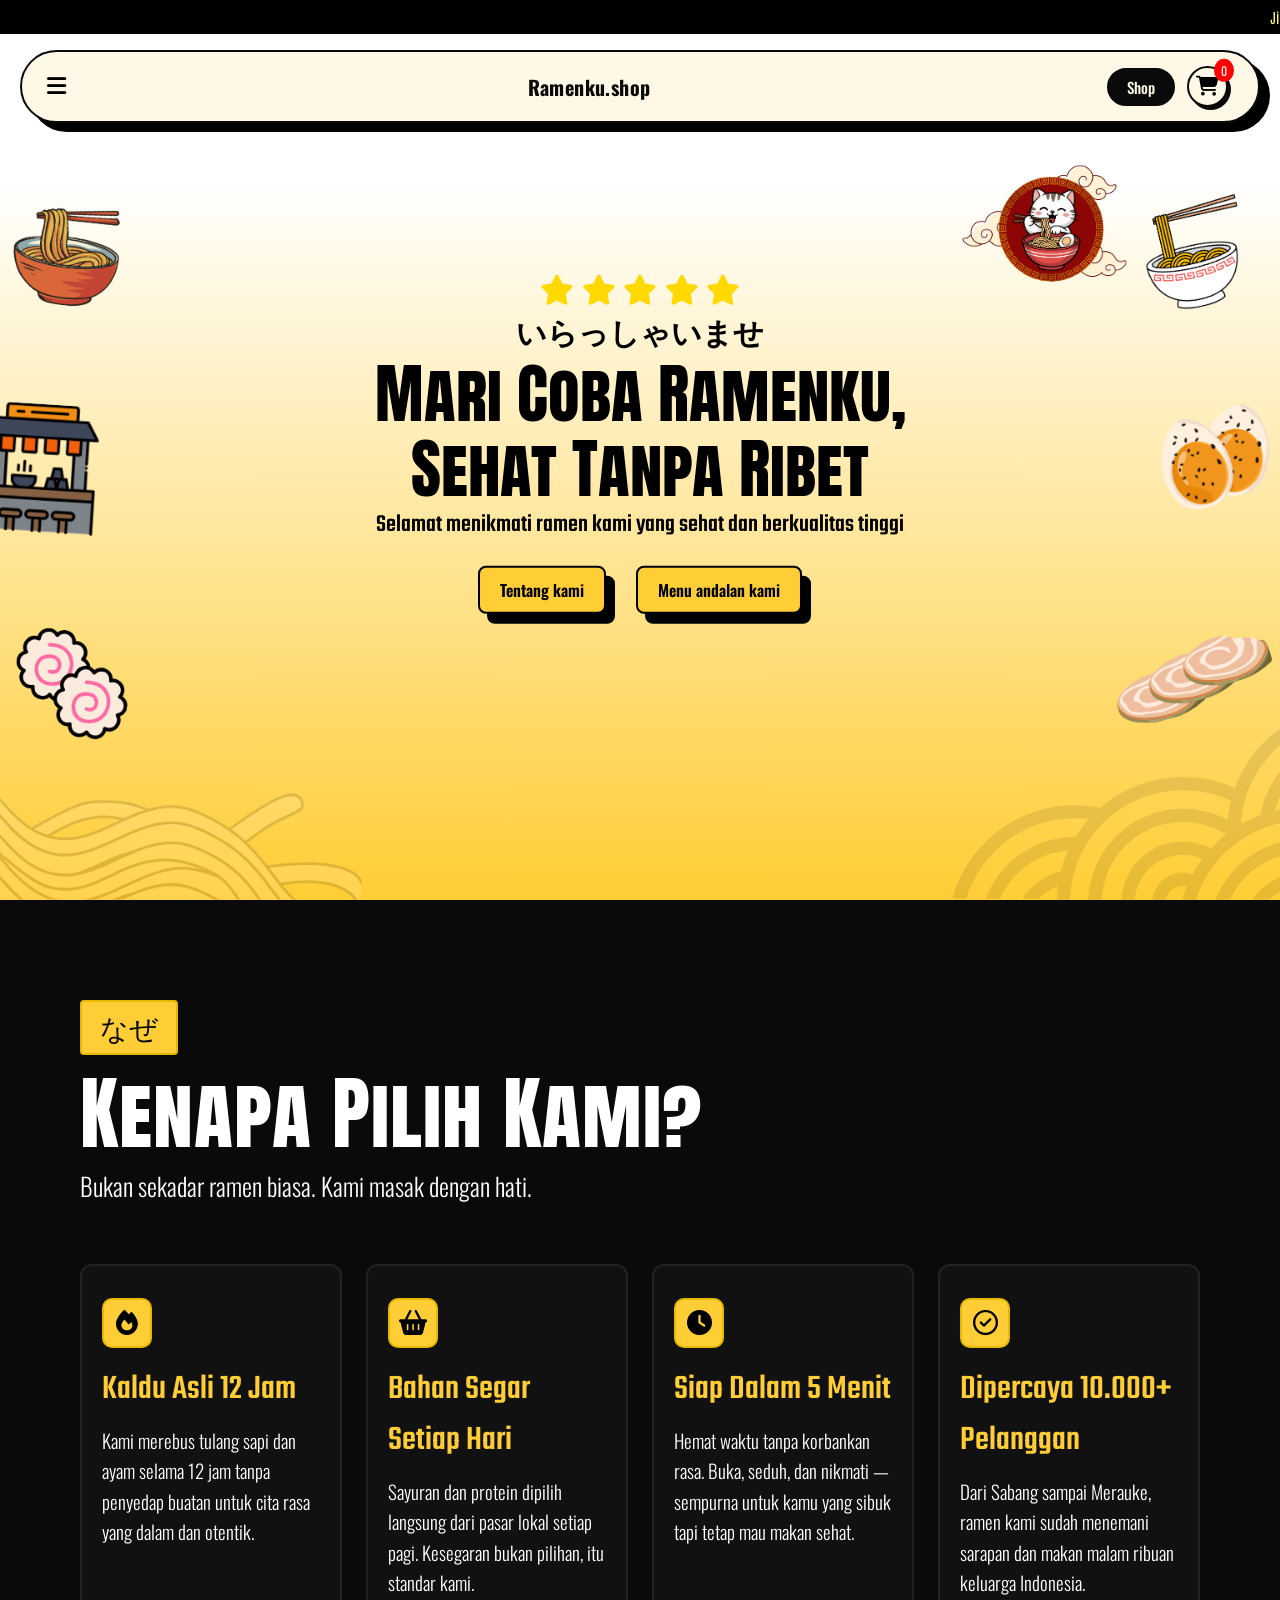
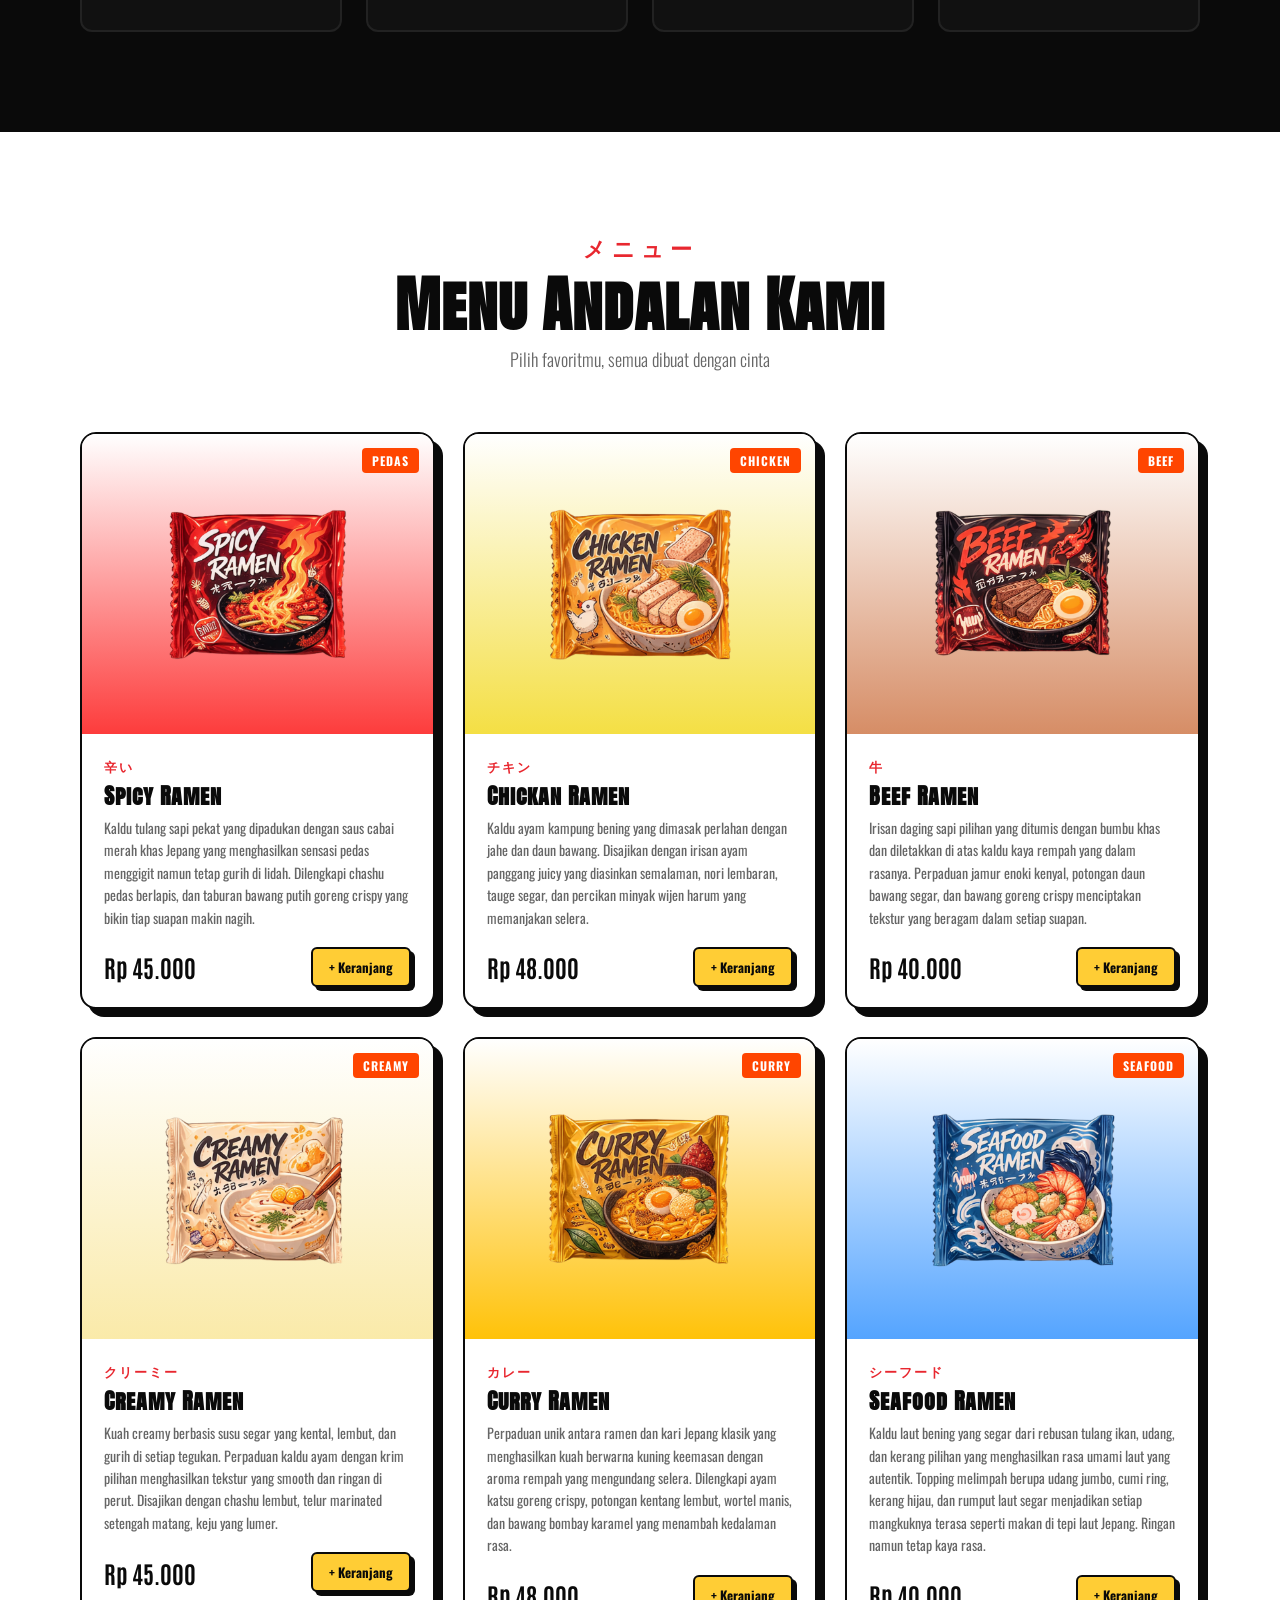
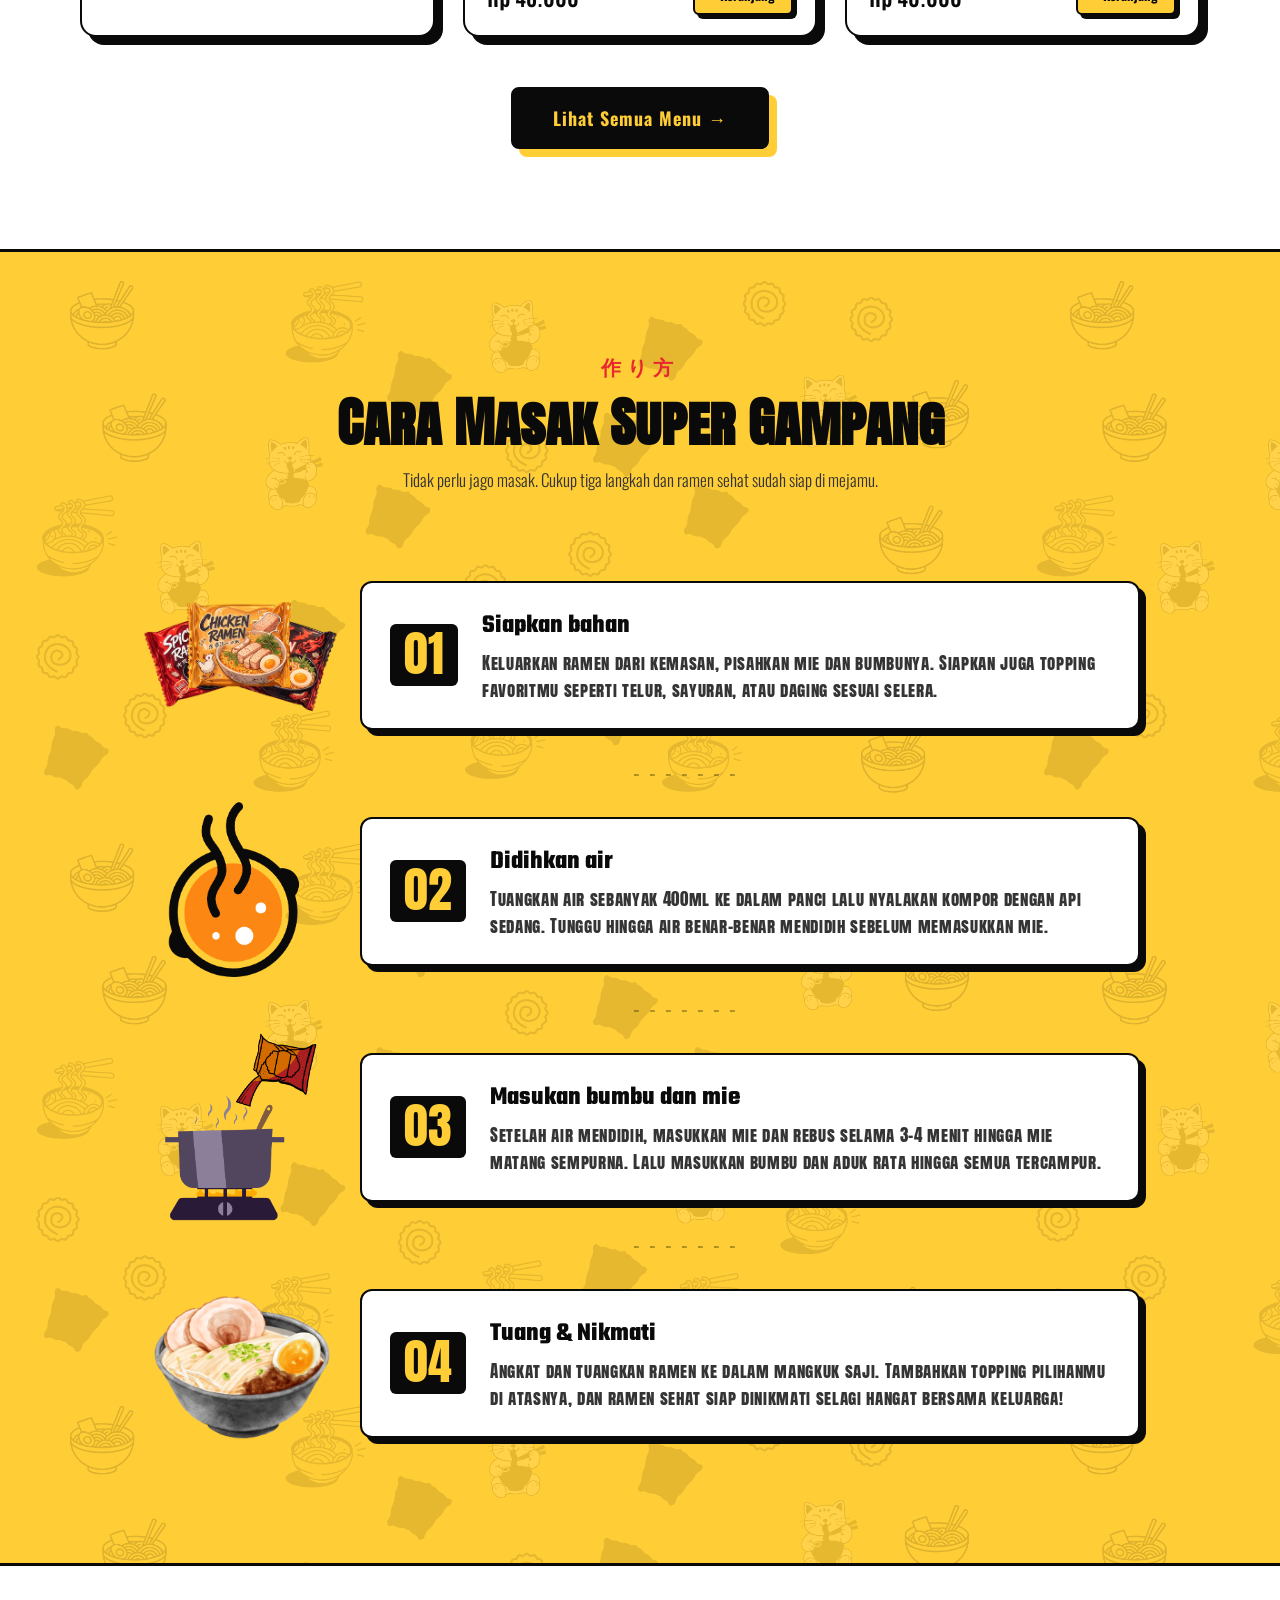
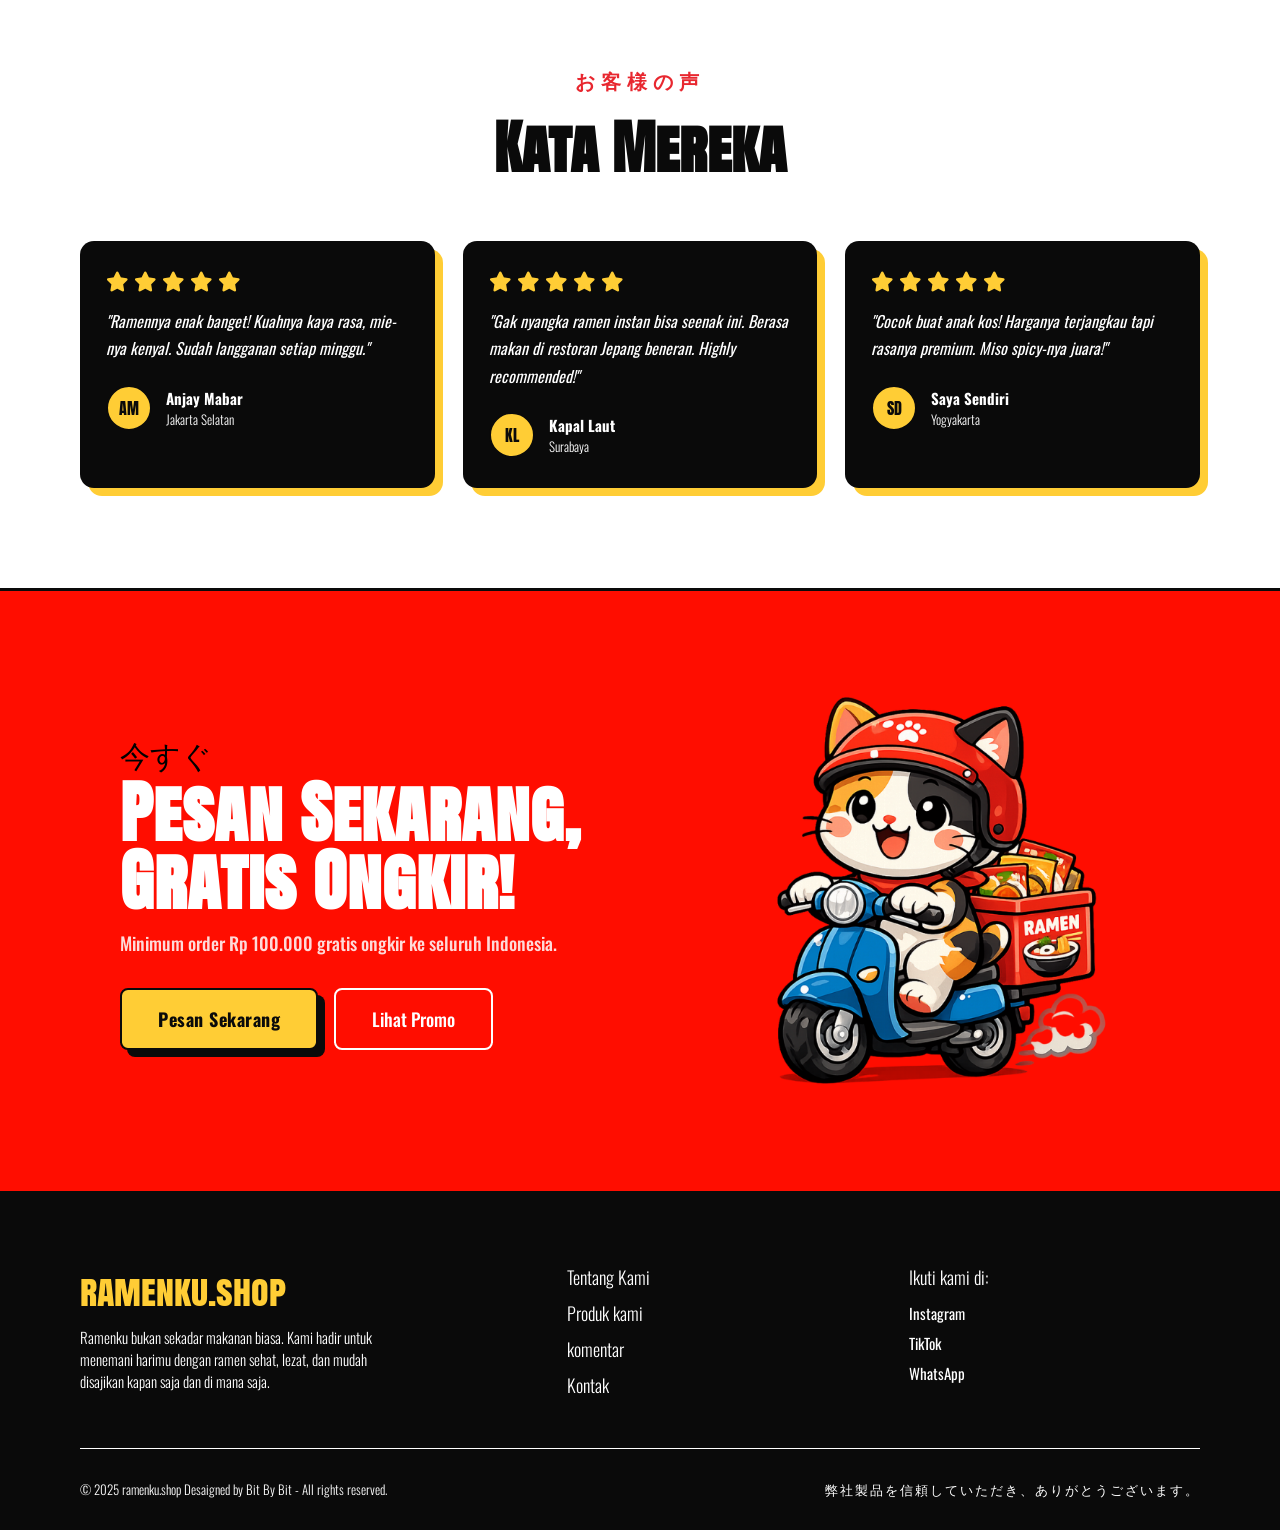
<file: index.html>
<!doctype html>
<html lang="id">
  <head>
    <meta charset="UTF-8" />
    <meta name="viewport" content="width=device-width, initial-scale=1.0" />
    <title>ramenku.shop</title>

    <!-- css -->
    <link rel="stylesheet" href="style.css" />

    <!-- font antonio -->
    <link rel="preconnect" href="https://fonts.googleapis.com" />
    <link rel="preconnect" href="https://fonts.gstatic.com" crossorigin />
    <link
      href="https://fonts.googleapis.com/css2?family=Antonio:wght@100..700&display=swap"
      rel="stylesheet"
    />
    <!-- font anton sc -->
    <link rel="preconnect" href="https://fonts.googleapis.com" />
    <link rel="preconnect" href="https://fonts.gstatic.com" crossorigin />
    <link
      href="https://fonts.googleapis.com/css2?family=Anton+SC&display=swap"
      rel="stylesheet"
    />

    <!-- font oswald -->
    <link rel="preconnect" href="https://fonts.googleapis.com" />
    <link rel="preconnect" href="https://fonts.gstatic.com" crossorigin />
    <link
      href="https://fonts.googleapis.com/css2?family=Oswald:wght@200..700&display=swap"
      rel="stylesheet"
    />

    <!-- font teko -->
    <link rel="preconnect" href="https://fonts.googleapis.com" />
    <link rel="preconnect" href="https://fonts.gstatic.com" crossorigin />
    <link
      href="https://fonts.googleapis.com/css2?family=Antonio:wght@100..700&family=Oswald:wght@200..700&family=Teko:wght@300..700&display=swap"
      rel="stylesheet"
    />

    <!-- icon awesome -->
    <link
      rel="stylesheet"
      href="https://cdnjs.cloudflare.com/ajax/libs/font-awesome/6.5.0/css/all.min.css"
    />
  </head>
  <body>
    <!-- top bar -->
    <div class="topbar">
      <p class="topbar-scroll">
        Jika anda berlangganan dengan kami akan mendapatkan diskon sebesar 10%!
      </p>
    </div>

    <!-- logo -->
    <img class="logo" src="img/logo.png" alt="logo" />

    <!-- navigasi -->
    <nav class="navbar">
      <button class="hamburger" onclick="toggleSidebar()">
        <i class="fa-solid fa-bars"></i>
      </button>
      <p class="brand">Ramenku.shop</p>
      <div class="nav-right">
        <a class="shop-link" href="produk.html">Shop</a>
        <div class="cart-icon" onclick="toggleCart()">
  <i class="fa-solid fa-cart-shopping"></i>
  <span id="cartBadge" class="cart-badge">0</span>
</div>
      </div>
    </nav>

    <!-- CART SIDEBAR --> 
     <div class="cart-overlay" id="cartOverlay" onclick="toggleCart()"></div>
        <div class="cart-sidebar" id="cartSidebar">
        <div class="cart-header">
        <h2>Pesanan Anda</h2>
        <button onclick="toggleCart()">✕</button>
      </div>

      <div class="cart-content" id="cartContent">
        <p class="empty-text">Anda Belum Memesan</p>
      </div>

      <div class="cart-footer">
        <p>Total: Rp 0</p>
        <button class="checkout-btn">Checkout</button>
      </div>
    </div>

    <!-- overlay -->
    <div class="sidebar-overlay" onclick="toggleSidebar()"></div>

    <!-- sidebar -->
    <aside class="sidebar">
      <div class="sidebar-header">
        <img src="img/logo.png" alt="logo" class="sidebar-logo" />
        <p class="sidebar-brand">Ramenku.shop</p>
        <button class="sidebar-close" onclick="toggleSidebar()">
          &#10005;
        </button>
      </div>

      <nav class="sidebar-nav">
        <a class="sidebar-item" href="#">Tentang Kami</a>
        <a class="sidebar-item" href="produk.html">Produk Kami</a>
        <a class="sidebar-item" href="#">Komentar</a>
        <div class="border-bottom">
          <a class="sidebar-item" href="#">Kontak Kami</a>
        </div>
      </nav>

      <div class="sidebar-socmed">
        <a href="#" class="socmed-icon">
          <i class="fa-brands fa-instagram"></i>
        </a>
        <a href="#" class="socmed-icon">
          <i class="fa-brands fa-youtube"></i>
        </a>
        <a href="#" class="socmed-icon">
          <i class="fa-brands fa-facebook-f"></i>
        </a>
      </div>
    </aside>

    <!-- hero -->
    <section class="hero-section">
      <a href="index.html">
        <img class="bg-image" src="img/bg.png" alt="background" />
      </a>
      <main class="title">
        <header>
          <span class="star">
            <i class="fa-solid fa-star"></i>
            <i class="fa-solid fa-star"></i>
            <i class="fa-solid fa-star"></i>
            <i class="fa-solid fa-star"></i>
            <i class="fa-solid fa-star"></i>
          </span>
          <p class="header-up">いらっしゃいませ</p>
          <h1 class="header-title">Mari Coba Ramenku, Sehat Tanpa Ribet</h1>
          <p class="header-under">
            Selamat menikmati ramen kami yang sehat dan berkualitas tinggi
          </p>
          <button class="header-btn">Tentang kami</button>
          <button class="header-btn">Menu andalan kami</button>
        </header>
      </main>
    </section>

    <!-- keunggulan -->
    <section class="superiority">
      <div class="superiority-badge">
        <span>なぜ</span>
      </div>
      <h2 class="superiority-title">Kenapa Pilih Kami?</h2>
      <p class="superiority-sub">
        Bukan sekadar ramen biasa. Kami masak dengan hati.
      </p>

      <div class="superiority-grid">
        <article class="superiority-card k1">
          <div class="k-icon">
            <i class="fa-solid fa-fire"></i>
          </div>
          <h3>Kaldu Asli 12 Jam</h3>
          <p>
            Kami merebus tulang sapi dan ayam selama 12 jam tanpa penyedap
            buatan untuk cita rasa yang dalam dan otentik.
          </p>
        </article>
        <article class="superiority-card k2">
          <div class="k-icon">
            <i class="fa-solid fa-basket-shopping"></i>
          </div>
          <h3>Bahan Segar Setiap Hari</h3>
          <p>
            Sayuran dan protein dipilih langsung dari pasar lokal setiap pagi.
            Kesegaran bukan pilihan, itu standar kami.
          </p>
        </article>
        <article class="superiority-card k3">
          <div class="k-icon">
            <i class="fa-solid fa-clock"></i>
          </div>
          <h3>Siap Dalam 5 Menit</h3>
          <p>
            Hemat waktu tanpa korbankan rasa. Buka, seduh, dan nikmati —
            sempurna untuk kamu yang sibuk tapi tetap mau makan sehat.
          </p>
        </article>
        <article class="superiority-card k4">
          <div class="k-icon">
            <i class="fa-regular fa-circle-check"></i>
          </div>
          <h3>Dipercaya 10.000+ Pelanggan</h3>
          <p>
            Dari Sabang sampai Merauke, ramen kami sudah menemani sarapan dan
            makan malam ribuan keluarga Indonesia.
          </p>
        </article>
      </div>
    </section>

    <!-- menu kami -->
    <section class="menu">
      <div class="menu-header">
        <p class="menu-kanji">メニュー</p>
        <h2 class="menu-title">Menu Andalan Kami</h2>
        <p class="menu-sub">Pilih favoritmu, semua dibuat dengan cinta</p>
      </div>

      <div class="menu-list">
        <article class="menu-card">
          <div
            class="menu-img-wrap"
            style="
              background: linear-gradient(to top, #fd3c3c 0%, #ffffff 100%);
            "
          >
            <img
              class="menu-img-placeholder"
              src="img/ramen_besar/spicy_besar.png"
              alt="gambar"
            />
            <div class="menu-badge">PEDAS</div>
          </div>
          <div class="menu-info">
            <span class="menu-tag">辛い</span>
            <h3 class="menu-name">Spicy Ramen</h3>
            <p class="menu-desc">
              Kaldu tulang sapi pekat yang dipadukan dengan saus cabai merah
              khas Jepang yang menghasilkan sensasi pedas menggigit namun tetap
              gurih di lidah. Dilengkapi chashu pedas berlapis, dan taburan
              bawang putih goreng crispy yang bikin tiap suapan makin nagih.
            </p>
            <div class="menu-footer">
              <span class="menu-price">Rp 45.000</span>
              <button
                class="menu-btn"
                onclick="addToCart('Spicy Ramen', 45000)"
              >
                + Keranjang
              </button>
            </div>
          </div>
        </article>

        <article class="menu-card">
          <div
            class="menu-img-wrap"
            style="
              background: linear-gradient(to top, #f4df44 0%, #ffffff 100%);
            "
          >
            <img
              class="menu-img-placeholder"
              src="img/ramen_besar/chicken_besar.png"
              alt="gambar"
            />
            <div class="menu-badge">CHICKEN</div>
          </div>
          <div class="menu-info">
            <span class="menu-tag">チキン</span>
            <h3 class="menu-name">Chickan Ramen</h3>
            <p class="menu-desc">
              Kaldu ayam kampung bening yang dimasak perlahan dengan jahe dan
              daun bawang. Disajikan dengan irisan ayam panggang juicy yang
              diasinkan semalaman, nori lembaran, tauge segar, dan percikan
              minyak wijen harum yang memanjakan selera.
            </p>
            <div class="menu-footer">
              <span class="menu-price">Rp 48.000</span>
              <button
                class="menu-btn"
                onclick="addToCart('Chicken Ramen', 48000)"
              >
                + Keranjang
              </button>
            </div>
          </div>
        </article>

        <article class="menu-card">
          <div
            class="menu-img-wrap"
            style="
              background: linear-gradient(to top, #d68d66 0%, #ffffff 100%);
            "
          >
            <img
              class="menu-img-placeholder"
              src="img/ramen_besar/beef_besar.png"
              alt="gambar"
            />
            <div class="menu-badge">BEEF</div>
          </div>
          <div class="menu-info">
            <span class="menu-tag">牛</span>
            <h3 class="menu-name">Beef Ramen</h3>
            <p class="menu-desc">
              Irisan daging sapi pilihan yang ditumis dengan bumbu khas dan
              diletakkan di atas kaldu kaya rempah yang dalam rasanya. Perpaduan
              jamur enoki kenyal, potongan daun bawang segar, dan bawang goreng
              crispy menciptakan tekstur yang beragam dalam setiap suapan.
            </p>
            <div class="menu-footer">
              <span class="menu-price">Rp 40.000</span>
              <button class="menu-btn" onclick="addToCart('Beef Ramen', 40000)">
                + Keranjang
              </button>
            </div>
          </div>
        </article>

        <article class="menu-card">
          <div
            class="menu-img-wrap"
            style="
              background: linear-gradient(to top, #faeaa9 0%, #ffffff 100%);
            "
          >
            <img
              class="menu-img-placeholder"
              src="img/ramen_besar/creamy_besar.png"
              alt="gambar"
            />
            <div class="menu-badge">CREAMY</div>
          </div>
          <div class="menu-info">
            <span class="menu-tag">クリーミー</span>
            <h3 class="menu-name">Creamy Ramen</h3>
            <p class="menu-desc">
              Kuah creamy berbasis susu segar yang kental, lembut, dan gurih di
              setiap tegukan. Perpaduan kaldu ayam dengan krim pilihan
              menghasilkan tekstur yang smooth dan ringan di perut. Disajikan
              dengan chashu lembut, telur marinated setengah matang, keju yang
              lumer.
            </p>
            <div class="menu-footer">
              <span class="menu-price">Rp 45.000</span>
              <button
                class="menu-btn"
                onclick="addToCart('Creamy Ramen', 45000)"
              >
                + Keranjang
              </button>
            </div>
          </div>
        </article>

        <article class="menu-card">
          <div
            class="menu-img-wrap"
            style="
              background: linear-gradient(to top, #ffc209 0%, #ffffff 100%);
            "
          >
            <img
              class="menu-img-placeholder"
              src="img/ramen_besar/curry_besar.png"
              alt="gambar"
            />
            <div class="menu-badge">CURRY</div>
          </div>
          <div class="menu-info">
            <span class="menu-tag">カレー</span>
            <h3 class="menu-name">Curry Ramen</h3>
            <p class="menu-desc">
              Perpaduan unik antara ramen dan kari Jepang klasik yang
              menghasilkan kuah berwarna kuning keemasan dengan aroma rempah
              yang mengundang selera. Dilengkapi ayam katsu goreng crispy,
              potongan kentang lembut, wortel manis, dan bawang bombay karamel
              yang menambah kedalaman rasa.
            </p>
            <div class="menu-footer">
              <span class="menu-price">Rp 48.000</span>
              <button
                class="menu-btn"
                onclick="addToCart('Curry Ramen', 48000)"
              >
                + Keranjang
              </button>
            </div>
          </div>
        </article>

        <article class="menu-card">
          <div
            class="menu-img-wrap"
            style="
              background: linear-gradient(to top, #54a4ff 0%, #ffffff 100%);
            "
          >
            <img
              class="menu-img-placeholder"
              src="img/ramen_besar/seafood_besar.png"
              alt="gambar"
            />
            <div class="menu-badge">SEAFOOD</div>
          </div>
          <div class="menu-info">
            <span class="menu-tag">シーフード</span>
            <h3 class="menu-name">Seafood Ramen</h3>
            <p class="menu-desc">
              Kaldu laut bening yang segar dari rebusan tulang ikan, udang, dan
              kerang pilihan yang menghasilkan rasa umami laut yang autentik.
              Topping melimpah berupa udang jumbo, cumi ring, kerang hijau, dan
              rumput laut segar menjadikan setiap mangkuknya terasa seperti
              makan di tepi laut Jepang. Ringan namun tetap kaya rasa.
            </p>
            <div class="menu-footer">
              <span class="menu-price">Rp 40.000</span>
              <button
                class="menu-btn"
                onclick="addToCart('Seafood Ramen', 40000)"
              >
                + Keranjang
              </button>
            </div>
          </div>
        </article>
      </div>

      <div class="menu-cta-wrap">
        <button class="menu-cta-btn">Lihat Semua Menu →</button>
      </div>
    </section>

    <!-- cara masak -->
    <section class="steps">
      <div class="steps-header">
        <p class="steps-kanji">作り方</p>
        <h2 class="steps-title">Cara Masak Super Gampang</h2>
        <p class="steps-sub">
          Tidak perlu jago masak. Cukup tiga langkah dan ramen sehat sudah siap
          di mejamu.
        </p>
      </div>

      <div class="steps-steps">
        <div class="step-wrap">
          <img class="step-icon" src="img/masak.png" alt="rebus air" />
          <div class="step">
            <div class="step-num">01</div>
            <div class="step-content">
              <h4>Siapkan bahan</h4>
              <p>
                Keluarkan ramen dari kemasan, pisahkan mie dan bumbunya. Siapkan
                juga topping favoritmu seperti telur, sayuran, atau daging
                sesuai selera.
              </p>
            </div>
          </div>
        </div>

        <div class="step-line">- - - - - - -</div>

        <div class="step-wrap">
          <img class="step-icon" src="img/panci.png" alt="masukkan bumbu" />
          <div class="step">
            <div class="step-num">02</div>
            <div class="step-content">
              <h4>Didihkan air</h4>
              <p>
                Tuangkan air sebanyak 400ml ke dalam panci lalu nyalakan kompor
                dengan api sedang. Tunggu hingga air benar-benar mendidih
                sebelum memasukkan mie.
              </p>
            </div>
          </div>
        </div>

        <div class="step-line">- - - - - - -</div>

        <div class="step-wrap">
          <img class="step-icon" src="img/bumbu.png" alt="tuang dan nikmati" />
          <div class="step">
            <div class="step-num">03</div>
            <div class="step-content">
              <h4>Masukan bumbu dan mie</h4>
              <p>
                Setelah air mendidih, masukkan mie dan rebus selama 3-4 menit
                hingga mie matang sempurna. Lalu masukkan bumbu dan aduk rata
                hingga semua tercampur.
              </p>
            </div>
          </div>
        </div>
        <div class="step-line">- - - - - - -</div>

        <div class="step-wrap">
          <img
            class="step-icon"
            src="img/nikmati.png"
            alt="tuang dan nikmati"
          />
          <div class="step">
            <div class="step-num">04</div>
            <div class="step-content">
              <h4>Tuang & Nikmati</h4>
              <p>
                Angkat dan tuangkan ramen ke dalam mangkuk saji. Tambahkan
                topping pilihanmu di atasnya, dan ramen sehat siap dinikmati
                selagi hangat bersama keluarga!
              </p>
            </div>
          </div>
        </div>
      </div>
    </section>

    <!-- testimoni -->
    <section class="testimoni">
      <p class="testi-kanji">お客様の声</p>
      <h2 class="testi-title">Kata Mereka</h2>

      <div class="testi-grid">
        <article class="testi-card">
          <div class="testi-stars">
            <i class="fa-solid fa-star"></i>
            <i class="fa-solid fa-star"></i>
            <i class="fa-solid fa-star"></i>
            <i class="fa-solid fa-star"></i>
            <i class="fa-solid fa-star"></i>
          </div>
          <p class="testi-text">
            "Ramennya enak banget! Kuahnya kaya rasa, mie-nya kenyal. Sudah
            langganan setiap minggu."
          </p>
          <div class="testi-user">
            <div class="testi-avatar">AM</div>
            <div>
              <strong>Anjay Mabar</strong>
              <span>Jakarta Selatan</span>
            </div>
          </div>
        </article>

        <article class="testi-card">
          <div class="testi-stars">
            <i class="fa-solid fa-star"></i>
            <i class="fa-solid fa-star"></i>
            <i class="fa-solid fa-star"></i>
            <i class="fa-solid fa-star"></i>
            <i class="fa-solid fa-star"></i>
          </div>
          <p class="testi-text">
            "Gak nyangka ramen instan bisa seenak ini. Berasa makan di restoran
            Jepang beneran. Highly recommended!"
          </p>
          <div class="testi-user">
            <div class="testi-avatar">KL</div>
            <div>
              <strong>Kapal Laut</strong>
              <span>Surabaya</span>
            </div>
          </div>
        </article>

        <article class="testi-card">
          <div class="testi-stars">
            <i class="fa-solid fa-star"></i>
            <i class="fa-solid fa-star"></i>
            <i class="fa-solid fa-star"></i>
            <i class="fa-solid fa-star"></i>
            <i class="fa-solid fa-star"></i>
          </div>
          <p class="testi-text">
            "Cocok buat anak kos! Harganya terjangkau tapi rasanya premium. Miso
            spicy-nya juara!"
          </p>
          <div class="testi-user">
            <div class="testi-avatar">SD</div>
            <div>
              <strong>Saya Sendiri</strong>
              <span>Yogyakarta</span>
            </div>
          </div>
        </article>
      </div>
    </section>

    <!-- banner -->
    <section class="cta-banner">
      <div class="cta-inner">
        <p class="cta-kanji">今すぐ</p>
        <h2 class="cta-title">Pesan Sekarang,<br />Gratis Ongkir!</h2>
        <p class="cta-sub">
          Minimum order Rp 100.000 gratis ongkir ke seluruh Indonesia.
        </p>
        <div class="cta-btns">
          <button class="cta-btn-main">
            Pesan Sekarang <i data-lucide="shopping-cart" class="btn-icon"></i>
          </button>
          <button class="cta-btn-sec">Lihat Promo</button>
        </div>
      </div>
      <div class="cta-deco">
        <img src="img/kucing.png" alt="ramen" class="cta-img" />
      </div>
    </section>

    <!-- footer -->
    <footer class="footer">
      <div class="footer-top">
        <div class="footer-brand">
          <p class="footer-logo-text">ramenku.shop</p>
          <p class="footer-tagline">
            Ramenku bukan sekadar makanan biasa. Kami hadir untuk menemani
            harimu dengan ramen sehat, lezat, dan mudah disajikan kapan saja dan
            di mana saja.
          </p>
        </div>
        <nav class="footer-nav">
          <ul>
            <li><a href="#">Tentang Kami</a></li>
            <li><a href="#">Produk kami</a></li>
            <li><a href="#">komentar</a></li>
            <li><a href="#">Kontak</a></li>
          </ul>
        </nav>
        <div class="footer-sosmed">
          <p>Ikuti kami di:</p>
          <div class="sosmed-links">
            <a href="#">Instagram</a>
            <a href="#">TikTok</a>
            <a href="#">WhatsApp</a>
          </div>
        </div>
      </div>
      <div class="footer-bottom">
        <p>
          &copy; 2025 ramenku.shop Desaigned by Bit By Bit - All rights
          reserved.
        </p>
        <p class="footer-jp">
          弊社製品を信頼していただき、ありがとうございます。
        </p>
      </div>
    </footer>

    <!-- javascript -->
    <script src="script.js"></script>
  </body>
</html>
</file>
<file: style.css>
:root {
  --font1: "Antonio", sans-serif;
  --font2: "Anton SC", sans-serif;
  --font3: "Oswald", sans-serif;
  --font4: "Teko", sans-serif;
  /* antonio: 100-700  */
  /* anton sc: 400 */
  /* oswald: 200-700 */
  /* teko: 300-700 */

  /* color */
  --yellow: #ffcd35;
  --yellow-dark: #e6b800;
  --black: #0a0a0a;
  --white: #ffffff;
  --red: #e8272f;
  --red-dark: #b01d24;
  --cream: #fff8e7;
  --gray: #f2f2f2;
  --gray-dark: #666;
}

* {
  margin: 0;
  padding: 0;
  box-sizing: border-box;
  outline: none;
  -webkit-tap-highlight-color: transparent;
  -webkit-user-select: none;
  user-select: none;
}

body {
  min-height: 100vh;
  /* background: linear-gradient(to top, #ec8bf5 0%, #ec8bf5 5%, #ffffff 100%); */
  /* background: linear-gradient(to top, #655ce5 0%, #655ce5 5%, #ffadf8 100%); */
  /* background: linear-gradient(to top, #96fcff 0%, #ffff 50% ,#ffff 100%); */
  /* background: linear-gradient(to top, #ffcd35 0%, #ffffff 50%, #ffffff 100%); */
  /* background: linear-gradient(to top, #f0ff4a 0%, #ffff 50% ,#ffff 100%); */
}

/* top bar */
.topbar {
  background-color: rgb(0, 0, 0);
  color: rgb(255, 248, 105);
  font-family: var(--font1);
  font-weight: 400;
  text-align: center;
  padding: 8px 10px;
  font-size: 14px;
  position: fixed;
  top: 0;
  left: 0;
  width: 100%;
  z-index: 2;
  overflow: hidden;
  white-space: nowrap;
}

.topbar-scroll {
  display: inline-block;
  padding-left: 100%;
  animation: scrollTopbar 15s linear infinite;
}

@keyframes scrollTopbar {
  0% {
    transform: translateX(-100%);
  }
  100% {
    transform: translateX(0);
  }
}

.logo {
  position: absolute;
  width: 170px;
  margin-left: 60rem;
  margin-top: 10rem;
  /* right: 25rem;
  top: 10rem;
  width: 170px; */
  z-index: 2;
}

/* gambar belakang hero */
.bg-image {
  position: absolute;
  top: 0;
  left: 0;
  width: 100%;
  height: 100%;
  object-fit: cover;
  z-index: -1;
}

/* navigasi */
.navbar {
  background-color: var(--cream);
  border: 2px solid var(--black);
  display: flex;
  align-items: center;
  justify-content: space-between;
  border-radius: 50px;
  box-shadow: 10px 9px 0;
  padding: 14px 20px;
  position: fixed;
  width: calc(100% - 40px);
  max-width: 1400px;
  top: 50px;
  left: 0;
  right: 0;
  margin: 0 auto;
  z-index: 2;
}

.hamburger {
  font-size: 22px;
  background: none;
  border: none;
  cursor: pointer;
  color: black;
  padding: 0 5px;
}

.brand {
  font-family: var(--font3);
  font-size: 20px;
  font-weight: 700;
  color: var(--black);
  letter-spacing: 0.02em;
}

.shop-link {
  font-family: var(--font3);
  font-size: 15px;
  font-weight: 500;
  color: var(--black);
  text-decoration: none;
  padding: 6px 18px;
  border: 2px solid var(--black);
  border-radius: 50px;
  background: var(--black);
  color: var(--cream);
  transition:
    background 0.15s,
    color 0.15s;
}

.shop-link:hover {
  background: var(--yellow);
  color: var(--black);
  border-color: var(--black);
}


/* cart icon nav */
.nav-right {
  display: flex;
  align-items: center;
  gap: 12px;
}

.cart-icon {
  font-size: 20px;
  cursor: pointer;
  border: 2px solid var(--black);
  border-radius: 50%;
  padding: 7px;
  margin-right: 10px;
  background: var(--cream);
  box-shadow: 3px 3px 0 var(--black);
  transition: all 0.15s ease;
}

.cart-icon:hover {
  background: var(--yellow);
  transform: translate(-2px, -2px);
  box-shadow: 5px 5px 0 var(--black);
}

/* perubahan */
.cart-icon:hover {
  transform: scale(1.1);
}

.cart-icon {
  display: inline-block;
  position: relative;
}

.cart-badge {
  position: absolute;
  top: 0;
  right: 0;
  transform: translate(40%, -40%); 
  background: red;
  color: white;
  font-size: 12px;
  padding: 3px 7px;
  border-radius: 50%;
  font-family: "Oswald", sans-serif;
}

/*kuantitas cartnya*/
.qty-control {
  display: flex;
  align-items: center;
  gap: 12px;
  margin-top: 8px;
  border: 1px solid #ddd;
  padding: 5px 10px;
  border-radius: 8px;
  width: fit-content;
}

.qty-control button {
  width: 28px;
  height: 28px;
  border: none;
  background: #ffd700;
  font-weight: bold;
  cursor: pointer;
  border-radius: 6px;
  transition: 0.2s;
}

.qty-control button:hover {
  transform: scale(1.1);
}

.qty-control span {
  min-width: 20px;
  text-align: center;
  font-family: "Oswald", sans-serif;
  font-size: 16px;
}
/* batas perubahan */




/* CART SIDEBAR */
.cart-Overlay {
  display: none;
  position: fixed;
  inset: 0;
  background: rgba(0, 0, 0, 0.5);
  z-index: 998;
}

.cart-overlay.active {
  display: block;
}

.cart-sidebar {
  position: fixed;
  top: 0;
  right: -100vh;
  width: 500px;
  height: 100vh;
  background: var(--cream);
  border-left: 2px solid var(--black);
  box-shadow: -3px 0 0 var(--black);
  transition: 0.3s;
  z-index: 9999;

  display: flex;
  flex-direction: column;
}


.cart-sidebar.active {
  right: 0;
}


.cart-header {
  display: flex;
  justify-content: space-between;
  align-items: center;
  padding: 16px;
  border-bottom: 2px solid var(--black);
  font-family: var(--font2);
  /* letter-spacing: 1.5px; */
}

.cart-header h2 {
  font-family: "Anton SC", sans-serif;
  font-size: 24px;
  letter-spacing: 1px;
}

.cart-item-name {
  font-family: "Oswald", sans-serif;
  font-weight: 600;
}

.cart-item-price {
  font-family: "Teko", sans-serif;
  font-size: 18px;
}

.cart-header button {
  border: 2px solid var(--black);
  background: var(--white);
  padding: 4px 10px;
  cursor: pointer;
  box-shadow: 3px 3px 0 var(--black);
  transition: all 0.20s ease;
}

.cart-header button:active {
  transform: translate(4px, 4px);
  box-shadow: 0px 0px 0 var(--black);
}

.cart-overlay {
  position: fixed;
  inset: 0;
  background: rgba(0,0,0,0.4);
  z-index: 9998;
  display: none;
}

.cart-overlay.active {
  display: block;
}

/* CONTENT */
.cart-content {
  flex: 1;
  padding: 20px;
  overflow-y: auto;
}

.empty-text {
  text-align: center;
  margin-top: 60px;
  font-family: var(--font3);
}

/* FOOTER */
.cart-footer {
  padding: 10px 19px;
  border-top: 2px solid var(--black);
  margin-bottom: 28px;
}

/* .cart-footer p {
  padding: 10px 0;
} */

.checkout-btn {
  width: 100%;
  padding: 10px;
  background: var(--yellow);
  border: 2px solid var(--black);
  font-family: var(--font3);
  cursor: pointer;
  box-shadow: 4px 4px 0 var(--black);
}

.cart-item {
  display: flex;
  justify-content: space-between;
  align-items: center;
  margin-bottom: 15px;
}

.remove-btn {
  background: #ffd54f;
  border: none;
  padding: 5px 10px;
  cursor: pointer;
  border-radius: 8px;
  font-weight: bold;
}







/* sidebar hamburger menu */
.sidebar-overlay {
  display: none;
  position: fixed;
  inset: 0;
  background: rgba(0, 0, 0, 0.4);
  z-index: 200;
}

.sidebar-overlay.active {
  display: block;
}

.sidebar {
  position: fixed;
  top: 0;
  left: 0;
  width: 500px;
  height: 100vh;
  background: var(--cream);
  border-right: 2px solid var(--black);
  box-shadow: 6px 0 0 var(--black);
  z-index: 201;
  padding: 30px 0px;
  display: flex;
  flex-direction: column;
  transform: translateX(-110%);
  transition: transform 0.3s cubic-bezier(0.22, 1, 0.36, 1);
}

.sidebar.active {
  transform: translateX(0);
}

/* header logo + nama toko */
.sidebar-header {
  position: relative;
  display: flex;
  flex-direction: column;
  gap: 10px;
  padding: 0 24px 24px;
  /* border-bottom: 2px solid var(--black); */
}

.sidebar-close {
  position: absolute;
  top: 0;
  right: 24px;
  background: none;
  border: 2px solid var(--black);
  border-radius: 50%;
  width: 36px;
  height: 36px;
  font-size: 16px;
  cursor: pointer;
  display: flex;
  align-items: center;
  justify-content: center;
  color: var(--black);
  box-shadow: 3px 3px 0 var(--black);
  transition: all 0.15s ease;
}

.sidebar-close:hover {
  background: var(--yellow);
  transform: translate(-2px, -2px);
  box-shadow: 5px 5px 0 var(--black);
}

.sidebar-logo {
  width: 150px;
}

.sidebar-brand {
  font-family: var(--font3);
  font-size: 30px;
  font-weight: 700;
  color: var(--black);
  letter-spacing: 0.02em;
}

/* nav */
.sidebar-nav {
  display: flex;
  flex-direction: column;
  padding: 12px 0;
  flex: 1;
}

.sidebar-item {
  display: block;
  padding: 16px 24px;
  border-top: 2px solid var(--black);
  text-decoration: none;
  color: var(--black);
  font-family: var(--font2);
  font-size: 30px;
  transition:
    transform 0.15s ease,
    box-shadow 0.15s ease;
  position: relative;
  background: var(--cream);
}

.border-bottom {
  border-bottom: 2px solid var(--black);
}

.sidebar-item:hover {
  transform: translateY(-4px);
  box-shadow: 0 6px 0 var(--black);
  background: var(--yellow);
  z-index: 1;
}

/* social media */
.sidebar-socmed {
  display: flex;
  gap: 12px;
  padding: 24px;
  border-top: 2px solid var(--black);
}

.socmed-icon {
  width: 45px;
  height: 45px;
  font-size: 20px;
  border: 2px solid var(--black);
  text-decoration: none;
  border-radius: 50%;
  display: flex;
  align-items: center;
  justify-content: center;
  color: var(--black);
  box-shadow: 3px 3px 0 var(--black);
  transition: all 0.15s ease;
}

.socmed-icon:hover {
  background: var(--yellow);
  transform: translate(-2px, -2px);
  box-shadow: 5px 5px 0 var(--black);
}

/* hero */
.hero-section {
  position: relative;
  width: 100%;
  height: 100vh;
  background: linear-gradient(to top, #ffcd35 0%, #ffffff 80%, #ffffff 100%);
  overflow: hidden;
  z-index: 0;
}

.title {
  text-align: center;
  position: absolute;
  top: 50%;
  left: 50%;
  transform: translate(-50%, -50%);
}

.star {
  font-size: 30px;
  color: rgb(255, 217, 0);
  margin-bottom: 10px;
}

.header-up {
  font-size: 30px;
  color: black;
  margin-bottom: 2px;
  font-weight: 700;
  font-family: var(--font3);
}

.header-under {
  font-size: 25px;
  color: black;
  font-family: var(--font4);
  margin-bottom: 10px;
  font-weight: 500;
}

.header-title {
  font-size: 65px;
  color: black;
  font-weight: 400;
  font-family: var(--font2);
  padding: 0 20px;
  line-height: 1.15;
}

.header-btn {
  font-size: 16px;
  margin: 13px;
  color: black;
  background-color: var(--yellow);
  box-shadow: 9px 10px 0 black;
  border: 2px solid black;
  padding: 10px 20px;
  border-radius: 8px;
  cursor: pointer;
  font-family: var(--font3);
  font-weight: 600;
  transition: all 0.2s ease;
}

.header-btn:hover {
  transform: translate(9px, 10px);
  box-shadow: 0px 0px 0 black;
}

/* kelebihan */
.superiority {
  background-color: var(--black);
  padding: 100px 80px;
  position: relative;
  overflow: hidden;
}

.superiority-badge {
  display: inline-block;
  background-color: var(--yellow);
  color: var(--black);
  font-family: var(--font2);
  font-size: 28px;
  padding: 4px 18px;
  border-radius: 4px;
  margin-bottom: 16px;
  border: 2px solid var(--yellow-dark);
}

.superiority-title {
  font-family: var(--font2);
  font-weight: 500;
  font-size: 5rem;
  color: var(--white);
  line-height: 1.05;
  margin-bottom: 12px;
  letter-spacing: 1px;
}

.superiority-sub {
  font-family: var(--font3);
  font-size: 25px;
  color: var(--white);
  /* color: var(--black); */
  margin-bottom: 60px;
  font-weight: 300;
}

.superiority-grid {
  display: grid;
  grid-template-columns: repeat(4, 1fr);
  gap: 24px;
}

.superiority-card {
  background-color: #111111;
  border: 2px solid #222;
  border-radius: 12px;
  padding: 32px 20px;
  transition:
    transform 0.2s ease,
    border-color 0.2s ease;
  position: relative;
  overflow: hidden;
}

.superiority-card:hover {
  transform: translateY(-6px);
  border-color: var(--yellow);
}

.superiority-card::after {
  content: "";
  position: absolute;
  bottom: 0;
  left: 0;
  width: 100%;
  height: 4px;
  background-color: var(--yellow);
  transform: scaleX(0);
  transform-origin: left;
  transition: transform 0.3s ease;
}

.superiority-card:hover::after {
  transform: scaleX(1);
}

.k-icon {
  width: 52px;
  height: 52px;
  background-color: var(--yellow);
  border-radius: 10px;
  display: flex;
  align-items: center;
  justify-content: center;
  margin-bottom: 16px;
  border: 2px solid var(--yellow-dark);
}

.k-icon {
  width: 50px;
  height: 50px;
  font-size: 25px;
  stroke: var(--black);
  stroke-width: 2;
}

.superiority-card h3 {
  font-family: var(--font4);
  font-size: 35px;
  font-weight: 500;
  color: var(--yellow);
  margin-bottom: 10px;
}

.superiority-card p {
  font-family: var(--font3);
  font-size: 19px;
  color: var(--white);
  line-height: 1.6;
  font-weight: 300;
}

/* menu kami */
.menu {
  background-image: url("img/img.png");
  background-attachment: fixed;
  background-size: cover;
  background-position: center;
  padding: 100px 80px;
  position: relative;
  overflow: hidden;
}

.menu-header {
  text-align: center;
  margin-bottom: 60px;
}

.menu-kanji {
  font-family: var(--font1);
  font-size: 22px;
  color: var(--red);
  letter-spacing: 6px;
  margin-bottom: 8px;
  font-weight: 700;
}

.menu-title {
  font-family: var(--font2);
  font-size: 60px;
  color: var(--black);
  margin-bottom: 10px;
  line-height: 1.05;
  letter-spacing: 1px;
}

.menu-sub {
  font-family: var(--font3);
  font-size: 18px;
  color: var(--gray-dark);
  font-weight: 300;
}

.menu-list {
  display: grid;
  grid-template-columns: repeat(3, 1fr);
  gap: 28px;
  margin-bottom: 50px;
}

.menu-card {
  background-color: var(--white);
  border: 2px solid var(--black);
  border-radius: 16px;
  overflow: hidden;
  box-shadow: 8px 8px 0 var(--black);
  transition:
    transform 0.2s ease,
    box-shadow 0.2s ease;
}

.menu-card:hover {
  transform: translate(-4px, -4px);
  box-shadow: 12px 12px 0 var(--black);
}

.menu-img-wrap {
  position: relative;
  display: flex;
  justify-content: center;
  align-items: center;
  padding: 16px;
  height: 300px;
}

.menu-img-placeholder {
  /* width: 200px;
  display: flex;
  align-items: center;
  justify-content: center; */
  width: 60%;
  object-fit: contain;
}

.menu-badge {
  position: absolute;
  top: 14px;
  right: 14px;
  background-color: var(--red);
  color: white;
  font-family: var(--font3);
  font-size: 12px;
  font-weight: 700;
  padding: 4px 10px;
  border-radius: 4px;
  letter-spacing: 1px;
}

.menu-badge {
  background-color: #ff4500;
}

.menu-info {
  padding: 22px 22px 20px;
}

.menu-tag {
  font-family: var(--font3);
  font-size: 13px;
  font-weight: 700;
  letter-spacing: 2px;
  color: var(--red);
  text-transform: uppercase;
  display: block;
  margin-bottom: 6px;
}

.menu-name {
  font-family: var(--font2);
  font-size: 22px;
  color: var(--black);
  margin-bottom: 8px;
  line-height: 1.2;
  letter-spacing: 1px;
}

.menu-desc {
  font-family: var(--font3);
  font-size: 14px;
  color: var(--gray-dark);
  line-height: 1.6;
  font-weight: 400;
  margin-bottom: 18px;
}

.menu-footer {
  display: flex;
  align-items: center;
  justify-content: space-between;
}

.menu-price {
  font-family: var(--font1);
  font-size: 24px;
  font-weight: 700;
  color: var(--black);
}

.menu-btn {
  background-color: var(--yellow);
  color: var(--black);
  border: 2px solid var(--black);
  font-family: var(--font3);
  font-size: 13px;
  font-weight: 700;
  padding: 8px 16px;
  border-radius: 6px;
  cursor: pointer;
  box-shadow: 4px 4px 0 var(--black);
  transition: all 0.15s ease;
}

.menu-btn:hover {
  background-color: var(--black);
  color: var(--yellow);
  transform: translate(-2px, -2px);
  box-shadow: 6px 6px 0 var(--yellow-dark);
}

.menu-cta-wrap {
  text-align: center;
}

.menu-cta-btn {
  background-color: var(--black);
  color: var(--yellow);
  border: 2px solid var(--black);
  font-family: var(--font3);
  font-size: 18px;
  font-weight: 700;
  padding: 16px 40px;
  border-radius: 8px;
  cursor: pointer;
  box-shadow: 8px 8px 0 var(--yellow);
  letter-spacing: 1px;
  transition: all 0.2s ease;
}

.menu-cta-btn:hover {
  transform: translate(-4px, -4px);
  box-shadow: 12px 12px 0 var(--yellow);
}

/* cara masak */
.steps {
  background-color: var(--yellow);
  padding: 100px 80px;
  border-top: 3px solid var(--black);
  border-bottom: 3px solid var(--black);
  background-image: url("img/cara_masak.png");
  background-repeat: repeat;
  background-size: 1000px;
  opacity: 1;
}

.steps-header {
  text-align: center;
  max-width: 700px;
  margin: 0 auto 60px;
}

.steps-kanji {
  font-family: var(--font1);
  font-size: 20px;
  color: var(--red);
  letter-spacing: 6px;
  margin-bottom: 12px;
  font-weight: 700;
}

.steps-title {
  font-family: var(--font2);
  font-size: 54px;
  color: var(--black);
  line-height: 1.05;
  margin-bottom: 16px;
}

.steps-sub {
  font-family: var(--font3);
  font-size: 17px;
  color: #333;
  line-height: 1.7;
  font-weight: 300;
}

.steps-steps {
  display: flex;
  flex-direction: column;
  gap: 0;
  max-width: 1000px;
  margin: 0 auto;
}

.step-wrap {
  display: flex;
  flex-direction: row;
  align-items: center;
  gap: 20px;
}

.step-icon {
  width: 200px;
  height: 200px;
  object-fit: contain;
  flex-shrink: 0;
}

.step {
  display: flex;
  align-items: center;
  gap: 24px;
  background-color: var(--white);
  border: 2px solid var(--black);
  border-radius: 12px;
  padding: 24px 28px;
  box-shadow: 6px 6px 0 var(--black);
  flex: 1;
}

.step-num {
  font-family: var(--font2);
  font-size: 48px;
  color: var(--yellow);
  background-color: var(--black);
  padding: 2px 14px;
  border-radius: 6px;
  line-height: 1.2;
  flex-shrink: 0;
}

.step-content h4 {
  font-family: var(--font4);
  font-weight: 700;
  font-size: 26px;
  color: var(--black);
  margin-bottom: 6px;
}

.step-content p {
  font-family: var(--font2);
  font-size: 17px;
  color: #343434;
  line-height: 1.6;
  font-weight: 300;
  letter-spacing: 0.5pt;
}

.step-line {
  font-family: var(--font1);
  font-size: 22px;
  color: var(--black);
  text-align: center;
  letter-spacing: 2px;
  opacity: 0.4;
  padding: 4px 0;
  padding-left: 90px;
}

/* testimoni */
.testimoni {
  background-color: var(--white);
  padding: 100px 80px;
  text-align: center;
}

.testi-kanji {
  font-family: var(--font1);
  font-size: 20px;
  color: var(--red);
  letter-spacing: 6px;
  margin-bottom: 8px;
  font-weight: 700;
}

.testi-title {
  font-family: var(--font2);
  font-size: 58px;
  color: var(--black);
  margin-bottom: 50px;
}

.testi-grid {
  display: grid;
  grid-template-columns: repeat(3, 1fr);
  gap: 28px;
  text-align: left;
}

.testi-card {
  background-color: var(--black);
  border-color: var(--yellow);
  box-shadow: 8px 8px 0 var(--yellow);
  border-radius: 14px;
  padding: 30px 26px;
  transition: transform 0.2s ease;
}

.testi-card:hover {
  transform: translateY(-5px);
}

.testi-stars {
  font-size: 20px;
  color: var(--yellow);
  margin-bottom: 14px;
}

.testi-featured .testi-stars {
  color: var(--yellow);
}

.testi-text {
  font-family: var(--font3);
  font-size: 16px;
  color: #fff;
  line-height: 1.7;
  font-style: italic;
  font-weight: 400;
  margin-bottom: 22px;
}

.testi-featured .testi-text {
  color: var(--white);
}

.testi-user {
  display: flex;
  align-items: center;
  gap: 14px;
}

.testi-avatar {
  background-color: var(--yellow);
  color: var(--black);
  font-family: var(--font2);
  font-size: 16px;
  width: 46px;
  height: 46px;
  border-radius: 50%;
  display: flex;
  align-items: center;
  justify-content: center;
  border: 2px solid var(--black);
  flex-shrink: 0;
}

.testi-user strong {
  display: block;
  font-family: var(--font3);
  font-size: 15px;
  font-weight: 700;
  color: var(--white);
}

.testi-user span {
  font-family: var(--font3);
  font-size: 13px;
  color: var(--white);
  font-weight: 300;
}

/* banner */
.cta-banner {
  background-color: rgb(255, 13, 0);
  border-top: 3px solid var(--black);
  border-bottom: 3px solid var(--black);
  padding: 100px 120px;
  display: flex;
  align-items: center;
  justify-content: space-between;
  overflow: hidden;
  position: relative;
}

.cta-kanji {
  font-family: var(--font3);
  font-weight: 500;
  font-size: 30px;
}

.cta-deco {
  display: flex;
  align-items: center;
  justify-content: center;
  margin-right: 50px;
}

.cta-img {
  width: 350px;
  object-fit: contain;
}

.cta-title {
  font-family: var(--font2);
  font-size: 68px;
  color: var(--white);
  line-height: 1;
  margin-bottom: 16px;
  letter-spacing: 1px;
}

.cta-sub {
  font-family: var(--font3);
  font-size: 18px;
  color: rgba(255, 255, 255, 0.85);
  margin-bottom: 32px;
  font-weight: 500;
}

.cta-btns {
  display: flex;
  gap: 16px;
  flex-wrap: wrap;
}

.cta-btn-main {
  background-color: var(--yellow);
  color: var(--black);
  border: 2px solid var(--black);
  font-family: var(--font3);
  font-size: 18px;
  font-weight: 700;
  padding: 16px 36px;
  border-radius: 8px;
  cursor: pointer;
  box-shadow: 7px 7px 0 var(--black);
  letter-spacing: 0.5px;
  transition: all 0.2s ease;
}

.cta-btn-main:hover {
  transform: translate(-3px, -3px);
  box-shadow: 10px 10px 0 var(--black);
}

.cta-btn-sec {
  background-color: transparent;
  color: var(--white);
  border: 2px solid var(--white);
  font-family: var(--font3);
  font-size: 18px;
  font-weight: 500;
  padding: 16px 36px;
  border-radius: 8px;
  cursor: pointer;
  transition: all 0.2s ease;
}

.cta-btn-sec:hover {
  background-color: var(--white);
  color: var(--red);
}

.cta-deco {
  font-family: var(--font2);
  font-size: 180px;
  color: rgba(255, 255, 255, 0.08);
  line-height: 1;
  user-select: none;
  pointer-events: none;
  white-space: nowrap;
}

/* footer */
.footer {
  background-color: var(--black);
  color: var(--white);
  padding: 70px 80px 30px;
}

.footer-top {
  display: grid;
  grid-template-columns: 1.5fr 1fr 1fr;
  gap: 50px;
  padding-bottom: 50px;
  border-bottom: 1px solid #fff;
  margin-bottom: 30px;
}

.footer-logo-text {
  font-family: var(--font2);
  font-size: 36px;
  color: var(--yellow);
  margin-bottom: 8px;
}

.footer-tagline {
  font-family: var(--font3);
  margin-right: 120px;
  font-size: 15px;
  color: #fff;
  font-weight: 300;
}

.footer-nav ul {
  list-style: none;
  display: flex;
  flex-direction: column;
  gap: 10px;
}

.footer-nav ul li a {
  font-family: var(--font3);
  font-size: 18px;
  color: #fff;
  text-decoration: none;
  font-weight: 300;
  transition: color 0.2s ease;
}

.footer-nav ul li a:hover {
  color: var(--yellow);
}

.footer-sosmed p {
  font-family: var(--font3);
  font-size: 18px;
  color: #fff;
  margin-bottom: 12px;
  font-weight: 300;
}

.sosmed-links {
  display: flex;
  flex-direction: column;
  gap: 8px;
}

.sosmed-links a {
  font-family: var(--font3);
  font-size: 15px;
  color: #fff;
  text-decoration: none;
  font-weight: 400;
  transition: color 0.2s ease;
}

.sosmed-links a:hover {
  color: var(--yellow);
}

.footer-bottom {
  display: flex;
  justify-content: space-between;
  align-items: center;
  flex-wrap: wrap;
  gap: 10px;
}

.footer-bottom p {
  font-family: var(--font3);
  font-size: 13px;
  color: #fff;
  font-weight: 300;
}

.footer-jp {
  font-family: var(--font1);
  font-weight: 700;
  font-size: 13px;
  color: #fff;
  letter-spacing: 2px;
}

/*
Mobile  : max-width 768px
Tablet  : 769px – 1024px
Desktop : 1025px ke atas */

/* navbar */
@media (max-width: 1024px) {
  .navbar {
    width: calc(100% - 32px);
    top: 44px;
    padding: 10px 16px;
    box-shadow: 6px 6px 0;
  }

  .brand {
    font-size: 17px;
  }

  .shop-link {
    font-size: 13px;
    padding: 5px 14px;
  }
}

@media (max-width: 768px) {
  .navbar {
    width: calc(100% - 24px);
    top: 40px;
    padding: 8px 14px;
    box-shadow: 4px 4px 0;
    border-radius: 40px;
  }

  .brand {
    font-size: 15px;
  }

  .shop-link {
    font-size: 12px;
    padding: 4px 12px;
  }

  .hamburger {
    font-size: 18px;
  }

  .logo {
    margin-left: 11rem;
    margin-top: 7rem;
    width: 120px;
  }

  .shop-link {
    font-size: 14;
    padding: 7.5px 12px;
  }
}

/* header */
@media (max-width: 1024px) {
  .header-title {
    font-size: 20px;
  }

  .header-up {
    font-size: 24px;
  }

  .header-under {
    font-size: 20px;
  }
}

@media (max-width: 768px) {
  /* .hero-section {
    height: 730px;
  } */
  .header-title {
    font-size: 36px;
    padding: 0 1px;
    line-height: 1.15;
  }

  .header-up {
    font-size: 21px;
  }

  .header-under {
    font-size: 19px;
    margin-top: 8px;
  }

  .star {
    font-size: 25px;
  }

  .header-btn {
    font-size: 13px;
    box-shadow: 6px 7px 0 black;
    padding: 8px 16px;
    margin: 8px 6px;
  }

  .title {
    width: 90%;
  }
}

/* keunggulan */
@media (max-width: 1024px) {
  .superiority {
    padding: 70px 40px;
  }

  .superiority-title {
    font-size: 3.5rem;
  }

  .superiority-grid {
    grid-template-columns: repeat(2, 1fr);
    gap: 20px;
  }

  .superiority-badge,
  .superiority-title,
  .superiority-sub {
    text-align: left;
  }
}

@media (max-width: 768px) {
  .superiority {
    padding: 60px 20px;
  }

  .superiority-badge {
    font-size: 20px;
  }

  .superiority-title {
    font-size: 2.6rem;
  }

  .superiority-sub {
    font-size: 16px;
    margin-bottom: 36px;
  }

  .superiority-grid {
    grid-template-columns: repeat(1, 1fr);
    gap: 14px;
  }

  .superiority-card {
    padding: 22px 14px;
  }

  .superiority-card h3 {
    font-size: 24px;
  }

  .superiority-card p {
    font-size: 14px;
  }

  .k-icon {
    width: 42px;
    height: 42px;
  }
}

/* menu */
@media (max-width: 1024px) {
  .menu {
    padding: 70px 40px;
  }

  .menu-list {
    grid-template-columns: repeat(2, 1fr);
    gap: 20px;
  }

  .menu-title {
    font-size: 46px;
  }
}

@media (max-width: 768px) {
  .menu {
    padding: 60px 16px;
  }

  .menu-list {
    grid-template-columns: 1fr;
    gap: 20px;
  }

  .menu-title {
    font-size: 36px;
  }

  .menu-img-wrap {
    height: 220px;
  }

  .menu-cta-btn {
    font-size: 14px;
  }
}

/* cara masak */
@media (max-width: 1024px) {
  .steps {
    padding: 70px 40px;
  }

  .step-icon {
    width: 130px;
    height: 130px;
  }

  .steps-title {
    font-size: 42px;
  }
}

@media (max-width: 768px) {
  .steps {
    padding: 60px 16px;
  }

  .steps-title {
    font-size: 33px;
  }

  .steps-sub {
    font-size: 15px;
  }

  .step-wrap {
    gap: 12px;
  }

  .step-icon {
    width: 80px;
    height: 80px;
  }

  .step {
    padding: 16px 16px;
    gap: 14px;
  }

  .step-num {
    font-size: 20px;
    padding: 4px 10px;
  }

  .step-content h4 {
    font-size: 15px;
  }

  .step-content p {
    font-size: 10px;
  }

  .step-line {
    font-size: 16px;
    padding-left: 50px;
  }
}

/* testimoni */
@media (max-width: 1024px) {
  .testimoni {
    padding: 70px 40px;
  }

  .testi-grid {
    grid-template-columns: repeat(2, 1fr);
    gap: 20px;
  }

  .testi-title {
    font-size: 44px;
  }
}

@media (max-width: 768px) {
  .testimoni {
    padding: 60px 16px;
  }

  .testi-title {
    font-size: 34px;
  }

  .testi-avatar {
    font-size: 15px;
  }

  .testi-user strong {
    font-size: 14px;
  }

  .testi-user span {
    font-size: 12px;
  }

  .testi-stars {
    font-size: 15px;
  }

  .testi-text {
    font-size: 13px;
  }

  .testi-grid {
    grid-template-columns: 1fr;
    gap: 16px;
  }
}

/* banner */
@media (max-width: 1024px) {
  .cta-banner {
    padding: 70px 60px;
    flex-direction: column;
    align-items: center;
    text-align: center;
  }

  .cta-title {
    font-size: 52px;
  }

  .cta-btns {
    justify-content: center;
  }

  .cta-deco {
    margin-right: 0;
    margin-top: 30px;
    order: 2;
  }

  .cta-img {
    width: 260px;
  }
}

@media (max-width: 768px) {
  .cta-banner {
    padding: 60px 20px;
    flex-direction: column;
    align-items: center;
    text-align: center;
  }

  .cta-kanji {
    font-size: 20px;
    letter-spacing: 2px;
  }

  .cta-title {
    font-size: 38px;
  }

  .cta-sub {
    font-size: 15px;
  }

  .cta-btns {
    justify-content: center;
    flex-direction: column;
    align-items: center;
    gap: 12px;
  }

  .cta-btn-main,
  .cta-btn-sec {
    font-size: 15px;
    padding: 13px 28px;
    width: 100%;
    max-width: 280px;
  }

  .cta-deco {
    margin-right: 0;
    margin-top: 30px;
    order: 2;
  }

  .cta-img {
    width: 200px;
  }
}

/* footer */
@media (max-width: 1024px) {
  .footer {
    padding: 50px 40px 24px;
  }

  .footer-top {
    grid-template-columns: 1fr 1fr;
    gap: 36px;
  }

  .footer-top > *:first-child {
    grid-column: 1 / -1;
  }

  .footer-logo-text {
    font-size: 28px;
  }

  .footer-tagline {
    margin-right: 0;
  }
}

@media (max-width: 768px) {
  .footer {
    padding: 44px 16px 20px;
  }

  .footer-top {
    grid-template-columns: 1fr;
    gap: 28px;
  }

  .footer-top > *:first-child {
    grid-column: auto;
  }

  .footer-logo-text {
    font-size: 26px;
  }

  .footer-tagline {
    margin-right: 0;
    font-size: 14px;
  }

  .footer-nav ul li a,
  .footer-sosmed p {
    font-size: 15px;
  }

  .footer-bottom {
    flex-direction: column;
    align-items: flex-start;
    gap: 6px;
  }
}

/* sidebar */
@media (max-width: 768px) {
  .sidebar {
    width: 80%;
    box-shadow: 2px 0 0 var(--black);
  }

  .sidebar-logo {
    width: 120px;
  }

  .sidebar-brand {
    font-size: 23px;
  }

  .sidebar-item {
    font-size: 25px;
  }
}

/* sidebar cart */
@media (max-width: 768px) {
  .cart-sidebar {
    width: 80%;
  }

  .sidebar-logo {
    width: 120px;
  }

  .sidebar-brand {
    font-size: 23px;
  }

  .sidebar-item {
    font-size: 25px;
  }
}

/* card icon */
@media (max-width: 768px) {
  .nav-right {
    gap: 7px;
  }
  .cart-icon {
    font-size: 13px;
    margin-right: 0;
  }
}
</file>
